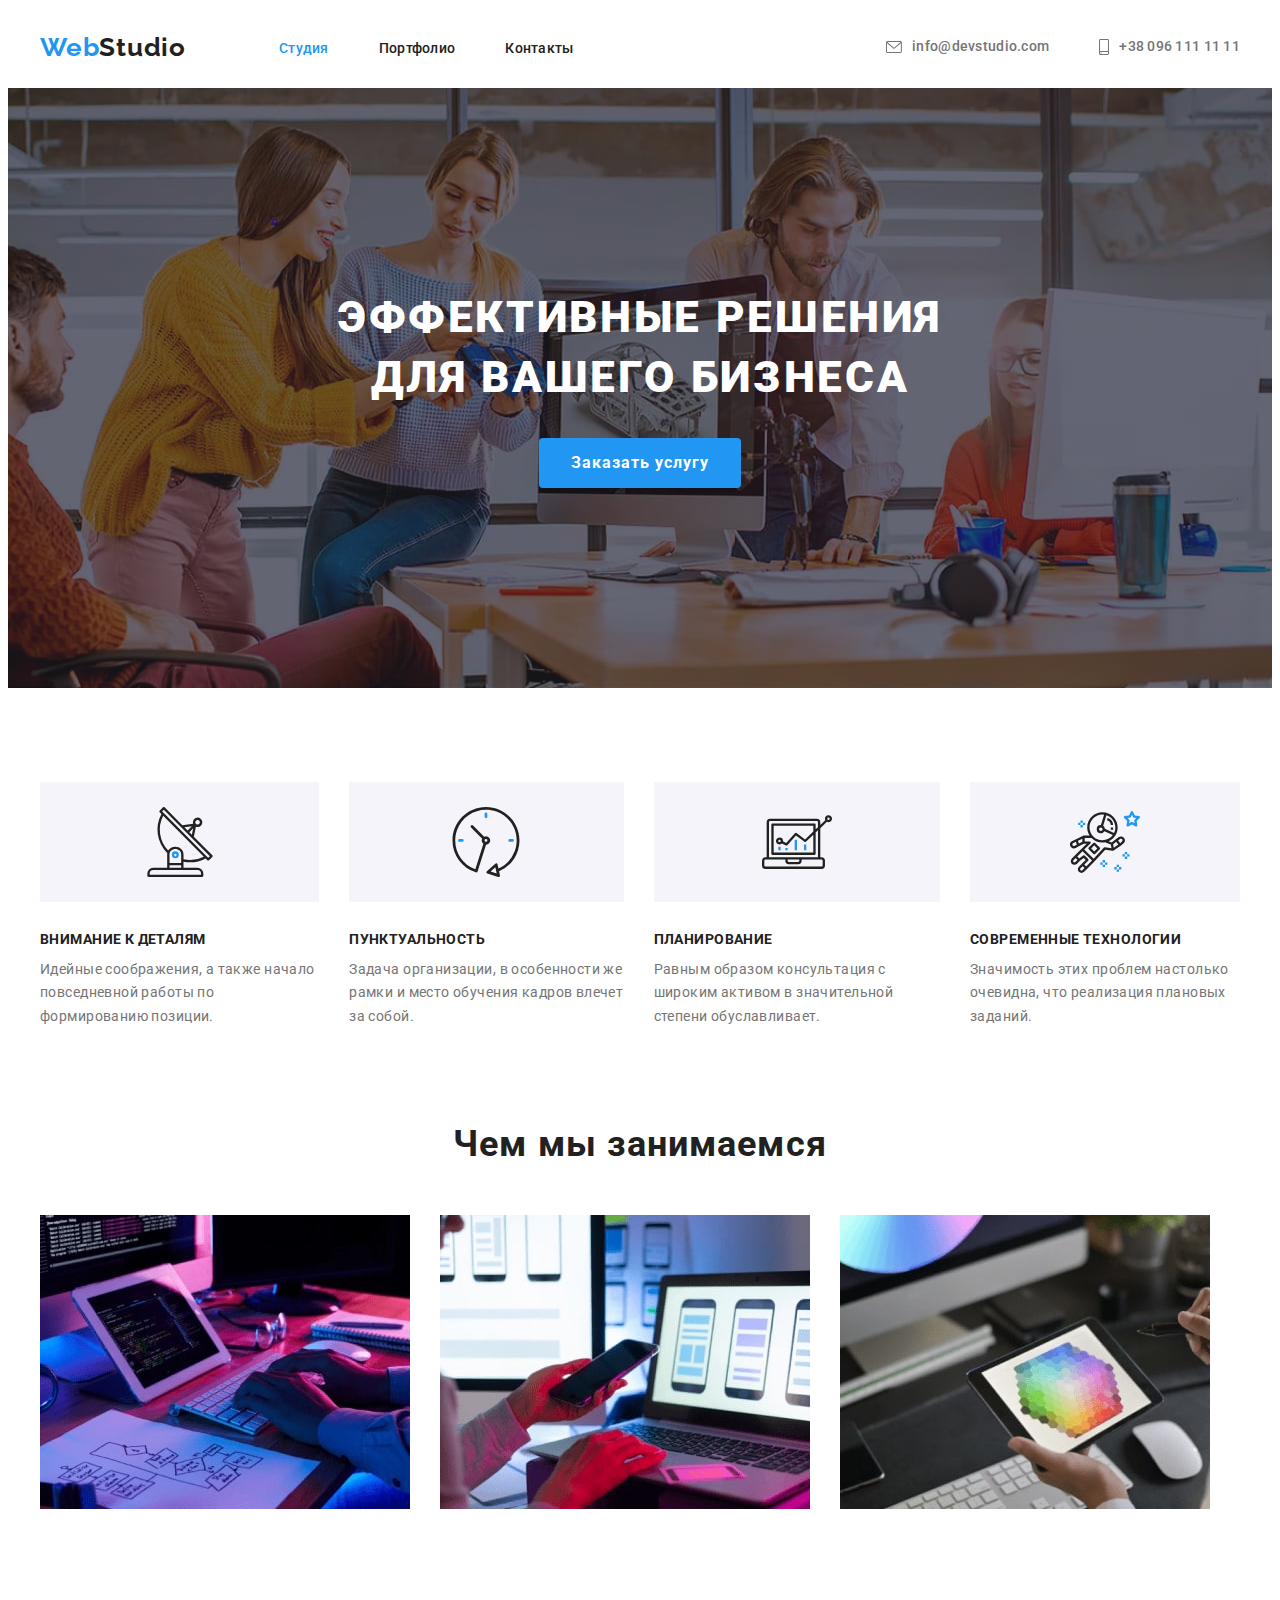
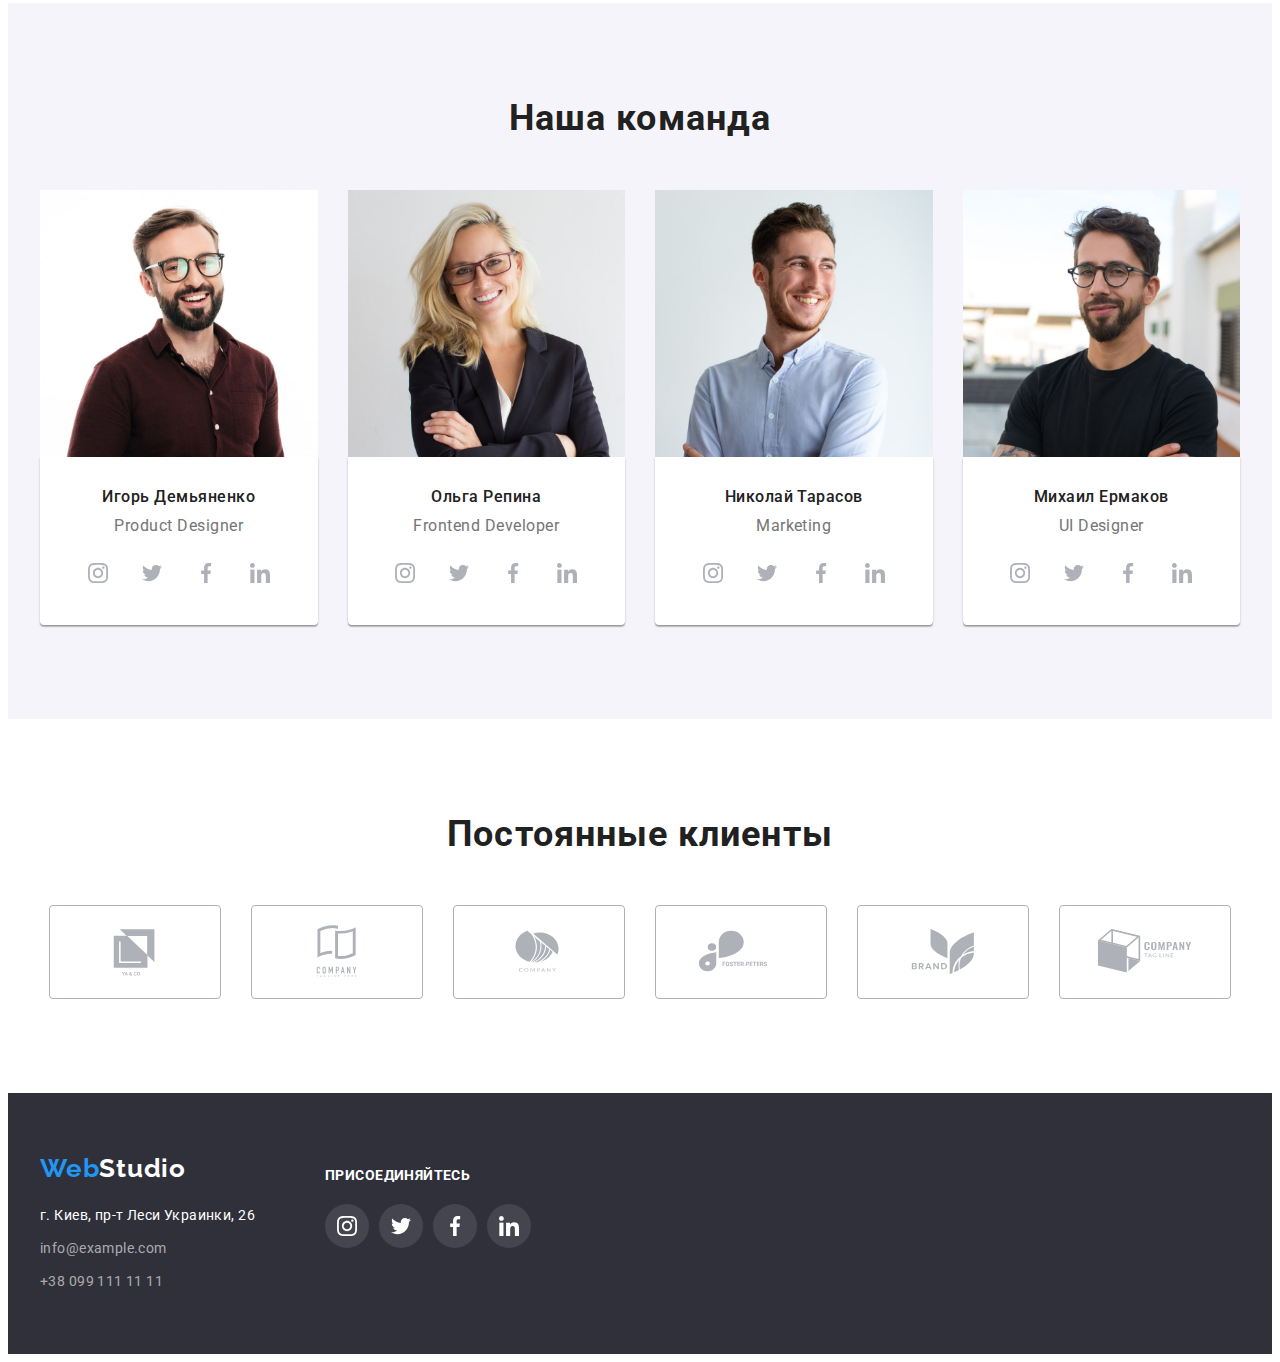
<file: index.html>
<!DOCTYPE html>
<html lang="ru">
<head>
    <meta charset="UTF-8">
    <meta http-equiv="X-UA-Compatible" content="IE=edge">
    <meta name="viewport" content="width=device-width, initial-scale=1.0">
    <title>Homework</title>
    
    <link rel="preconnect" href="https://fonts.googleapis.com">
    <link rel="preconnect" href="https://fonts.gstatic.com" crossorigin>
    <link href="https://fonts.googleapis.com/css2?family=Raleway:wght@700&family=Roboto:wght@400;500;700;900&display=swap" rel="stylesheet">
    <link rel="stylesheet" href="https://cdnjs.cloudflare.com/ajax/libs/modern-normalize/1.1.0/modern-normalize.min.css" integrity="sha512-wpPYUAdjBVSE4KJnH1VR1HeZfpl1ub8YT/NKx4PuQ5NmX2tKuGu6U/JRp5y+Y8XG2tV+wKQpNHVUX03MfMFn9Q==" crossorigin="anonymous" referrerpolicy="no-referrer" />
    <link rel="stylesheet" href="./css/styles.css">
</head>
<body>
    <header class="header">
        <div class="container">
            <nav class="header-nav">
                <a href="./index.html" lang="en" class="header-logo link"><span class="logo-blue">Web</span>Studio</a>
                <ul class="header-list list">
                    <li class="header-item">
                        <a href="./index.html" class="header-link carrent link">Студия</a>
                    </li>
                    <li class="header-item">
                        <a href="./porfolio.html" class="header-link link">Портфолио</a>
                    </li>
                    <li class="header-item">
                        <a href="" class="header-link link">Контакты</a>
                    </li>
                </ul>
            </nav>
            <ul class="header-contac list">
                <li class="header-item">
                    <a href="mailto:info@devstudio.com" class="header-contact-link mail link">
                        <svg class="contact-icon" width="16" height="12">
                            <use href="./img/sprite.svg#icon-mail"></use>
                        </svg>info@devstudio.com
                    </a>
                </li>
                <li class="header-item">
                    <a href="tel:+380961111111" class="header-contact-link tel link">
                        <svg class="contact-icon" width="10" height="16">
                            <use href="./img/sprite.svg#icon-tel"></use>
                        </svg>+38 096 111 11 11
                    </a>
                </li>
            </ul>
        </div>
    </header>
    <main>
            <section class="hero">
                <div class="container">
                    <h1 class="hero-title">Эффективные решения<br> для вашего бизнеса</h1>
                    <button type="button" class="hero-btn button">Заказать услугу</button>
                </div>
            </section>
            <section class="benefits">
                <div class="container">
                    <h2 class="visually-hidden">Наши преимущества</h2>
                    <ul class="benefits-list list">
                        <li class="benefits-item">
                            <h3 class="benefits-subtitle">Внимание к деталям</h3>
                            <p class="benefits-text">Идейные соображения, а также начало повседневной работы по формированию позиции.</p>
                        </li>
                        <li class="benefits-item">
                            <h3 class="benefits-subtitle">Пунктуальность</h3>
                            <p class="benefits-text">Задача организации, в особенности же рамки и место обучения кадров влечет за собой.</p>
                        </li>
                        <li class="benefits-item">
                            <h3 class="benefits-subtitle">Планирование</h3>
                            <p class="benefits-text">Равным образом консультация с широким активом в значительной степени обуславливает.</p>
                        </li>
                        <li class="benefits-item">
                            <h3 class="benefits-subtitle">Современные технологии</h3>
                            <p class="benefits-text">Значимость этих проблем настолько очевидна, что реализация плановых заданий.</p>
                        </li>
                    </ul>
                </div>
            </section>
            <section class="doing">
                <div class="container">
                    <h2 class="doing-title">Чем мы занимаемся</h2>
                    <ul class="doing-list list">
                        <li class="doing-item"><img src="./img/img1.jpg" alt="фото1" width="370"></li>
                        <li class="doing-item"><img src="./img/img2.jpg" alt="фото2" width="370"></li>
                        <li class="doing-item"><img src="./img/img3.jpg" alt="фото3" width="370"></li>
                    </ul>
                </div>
            </section>
            <section class="team">
                <div class="container">
                    <h2 class="team-title">Наша команда</h2>
                    <ul class="team-list list">
                        <li class="team-item">
                            <img src="./img/team1.jpg" alt="Игорь" width="270" height="260">
                            <div class="member">
                                <h3 class="team-subtitle">Игорь Демьяненко</h3>
                                <p lang="en" class="team-text">Product Designer</p>
                                <ul class="team-soc-list list">
                                    <li class="team-soc-item">
                                        <a href="" class="team-soc-link link">
                                            <svg class="team-soc-icon" width="20" height="20">
                                                <use href="./img/sprite.svg#icon-instagram"></use>
                                            </svg>
                                        </a>
                                    </li>
                                    <li class="team-soc-item">
                                        <a href="" class="team-soc-link link">
                                            <svg class="team-soc-icon" width="20" height="20">
                                                <use href="./img/sprite.svg#icon-twitter"></use>
                                            </svg>
                                        </a>
                                    </li>
                                    <li class="team-soc-item">
                                        <a href="" class="team-soc-link link">
                                            <svg class="team-soc-icon" width="20" height="20">
                                                <use href="./img/sprite.svg#icon-facebook"></use>
                                            </svg>
                                        </a>
                                    </li>
                                    <li class="team-soc-item">
                                        <a href="" class="team-soc-link link">
                                            <svg class="team-soc-icon" width="20" height="20">
                                                <use href="./img/sprite.svg#icon-linkedin"></use>
                                            </svg>
                                        </a>
                                    </li>
                                </ul>
                            </div>
                        </li>
                        <li class="team-item">
                            <img src="./img/team2.jpg" alt="Ольга" width="270" height="260">
                            <div class="member">
                                <h3 class="team-subtitle">Ольга Репина</h3>
                                <p lang="en" class="team-text">Frontend Developer</p>
                                <ul class="team-soc-list list">
                                    <li class="team-soc-item">
                                        <a href="" class="team-soc-link link">
                                            <svg class="team-soc-icon" width="20" height="20">
                                                <use href="./img/sprite.svg#icon-instagram"></use>
                                            </svg>
                                        </a>
                                    </li>
                                    <li class="team-soc-item">
                                        <a href="" class="team-soc-link link">
                                            <svg class="team-soc-icon" width="20" height="20">
                                                <use href="./img/sprite.svg#icon-twitter"></use>
                                            </svg>
                                        </a>
                                    </li>
                                    <li class="team-soc-item">
                                        <a href="" class="team-soc-link link">
                                            <svg class="team-soc-icon" width="20" height="20">
                                                <use href="./img/sprite.svg#icon-facebook"></use>
                                            </svg>
                                        </a>
                                    </li>
                                    <li class="team-soc-item">
                                        <a href="" class="team-soc-link link">
                                            <svg class="team-soc-icon" width="20" height="20">
                                                <use href="./img/sprite.svg#icon-linkedin"></use>
                                            </svg>
                                        </a>
                                    </li>
                                </ul>
                            </div>
                        </li>
                        <li class="team-item">
                            <img src="./img/team3.jpg" alt="Николай" width="270" height="260">
                            <div class="member">    
                                <h3 class="team-subtitle">Николай Тарасов</h3>
                                <p lang="en" class="team-text">Marketing</p>
                                <ul class="team-soc-list list">
                                    <li class="team-soc-item">
                                        <a href="" class="team-soc-link link">
                                            <svg class="team-soc-icon" width="20" height="20">
                                                <use href="./img/sprite.svg#icon-instagram"></use>
                                            </svg>
                                        </a>
                                    </li>
                                    <li class="team-soc-item">
                                        <a href="" class="team-soc-link link">
                                            <svg class="team-soc-icon" width="20" height="20">
                                                <use href="./img/sprite.svg#icon-twitter"></use>
                                            </svg>
                                        </a>
                                    </li>
                                    <li class="team-soc-item">
                                        <a href="" class="team-soc-link link">
                                            <svg class="team-soc-icon" width="20" height="20">
                                                <use href="./img/sprite.svg#icon-facebook"></use>
                                            </svg>
                                        </a>
                                    </li>
                                    <li class="team-soc-item">
                                        <a href="" class="team-soc-link link">
                                            <svg class="team-soc-icon" width="20" height="20">
                                                <use href="./img/sprite.svg#icon-linkedin"></use>
                                            </svg>
                                        </a>
                                    </li>
                                </ul>
                            </div>
                        </li>
                        <li class="team-item">
                            <img src="./img/team4.jpg" alt="Михаил" width="270" height="260">
                            <div class="member">
                                <h3 class="team-subtitle">Михаил Ермаков</h3>
                                <p lang="en" class="team-text">UI Designer</p>
                                <ul class="team-soc-list list">
                                    <li class="team-soc-item">
                                        <a href="" class="team-soc-link link">
                                            <svg class="team-soc-icon" width="20" height="20">
                                                <use href="./img/sprite.svg#icon-instagram"></use>
                                            </svg>
                                        </a>
                                    </li>
                                    <li class="team-soc-item">
                                        <a href="" class="team-soc-link link">
                                            <svg class="team-soc-icon" width="20" height="20">
                                                <use href="./img/sprite.svg#icon-twitter"></use>
                                            </svg>
                                        </a>
                                    </li>
                                    <li class="team-soc-item">
                                        <a href="" class="team-soc-link link">
                                            <svg class="team-soc-icon" width="20" height="20">
                                                <use href="./img/sprite.svg#icon-facebook"></use>
                                            </svg>
                                        </a>
                                    </li>
                                    <li class="team-soc-item">
                                        <a href="" class="team-soc-link link">
                                            <svg class="team-soc-icon" width="20" height="20">
                                                <use href="./img/sprite.svg#icon-linkedin"></use>
                                            </svg>
                                        </a>
                                    </li>
                                </ul>
                            </div>
                        </li>
                    </ul>
                </div>
            </section>
            <section class="customers">
                <div class="container">
                    <h2 class="customers-title">Постоянные клиенты</h2>
                    <ul class="customers-list list">
                        <li class="customers-item">
                            <a href="" class="customers-link">
                                <svg class="customers-icon" width="106" height="60">
                                    <use href="./img/sprite.svg#icon-c1"></use>
                                </svg>
                            </a>
                        </li>
                        <li class="customers-item">
                            <a href="" class="customers-link">
                                <svg class="customers-icon" width="106" height="60">
                                    <use href="./img/sprite.svg#icon-c2"></use>
                                </svg>
                            </a>
                        </li>
                        <li class="customers-item">
                            <a href="" class="customers-link">
                                <svg class="customers-icon" width="106" height="60">
                                    <use href="./img/sprite.svg#icon-c3"></use>
                                </svg>
                            </a>
                        </li>
                        <li class="customers-item">
                            <a href="" class="customers-link">
                                <svg class="customers-icon" width="106" height="60">
                                    <use href="./img/sprite.svg#icon-c4"></use>
                                </svg>
                            </a>
                        </li>
                        <li class="customers-item">
                            <a href="" class="customers-link">
                                <svg class="customers-icon" width="106" height="60">
                                    <use href="./img/sprite.svg#icon-c5"></use>
                                </svg>
                            </a>
                        </li>
                        <li class="customers-item">
                            <a href="" class="customers-link">
                                <svg class="customers-icon" width="106" height="60">
                                    <use href="./img/sprite.svg#icon-c6"></use>
                                </svg>
                            </a>
                        </li>
                    </ul>
                </div>
            </section>
    </main>
        <footer class="footer">
            <div class="container all">
                <div class="footer-about">
                <a href="./index.html" lang="en" class="footer-logo link"><span class="logo-blue">Web</span>Studio</a>
                <address class="footer-contact">
                    <ul class="footer-list list">
                        <li class="footer-item"><a href="https://goo.gl/maps/yEvGbfJX8SfxPYc27" target="_blank" rel="noopener noindex nofollow" class="footer-address link">г. Киев, пр-т Леси Украинки, 26</a></li>
                        <li class="footer-item"><a href="mailto:info@example.com" class="footer-link link">info@example.com</a></li>
                        <li class="footer-item"><a href="tel:+380991111111" class="footer-link link">+38 099 111 11 11</a></li>
                    </ul>
                </address>
                </div>
                <div class="footer-join">
                    <h2 class="footer-join-title">Присоединяйтесь</h2>
                    <ul class="footer-join-list list">
                        <li class="footer-join-item">
                            <a href="" class="footer-join-link link">
                                <svg class="footer-join-icon" width="20" height="20">
                                    <use href="./img/sprite.svg#icon-instagram"></use>
                                </svg>
                            </a>
                        </li>
                        <li class="footer-join-item">
                            <a href="" class="footer-join-link link">
                                <svg class="footer-join-icon" width="20" height="20">
                                    <use href="./img/sprite.svg#icon-twitter"></use>
                                </svg>
                            </a>
                        </li>
                        <li class="footer-join-item">
                            <a href="" class="footer-join-link link">
                                <svg class="footer-join-icon" width="20" height="20">
                                    <use href="./img/sprite.svg#icon-facebook"></use>
                                </svg>
                            </a>
                        </li>
                        <li class="footer-join-item">
                            <a href="" class="footer-join-link link">
                                <svg class="footer-join-icon" width="20" height="20">
                                    <use href="./img/sprite.svg#icon-linkedin"></use>
                                </svg>
                            </a>
                        </li>
                    </ul>
                </div>
            </div>
        </footer>
</body>
</html>
</file>
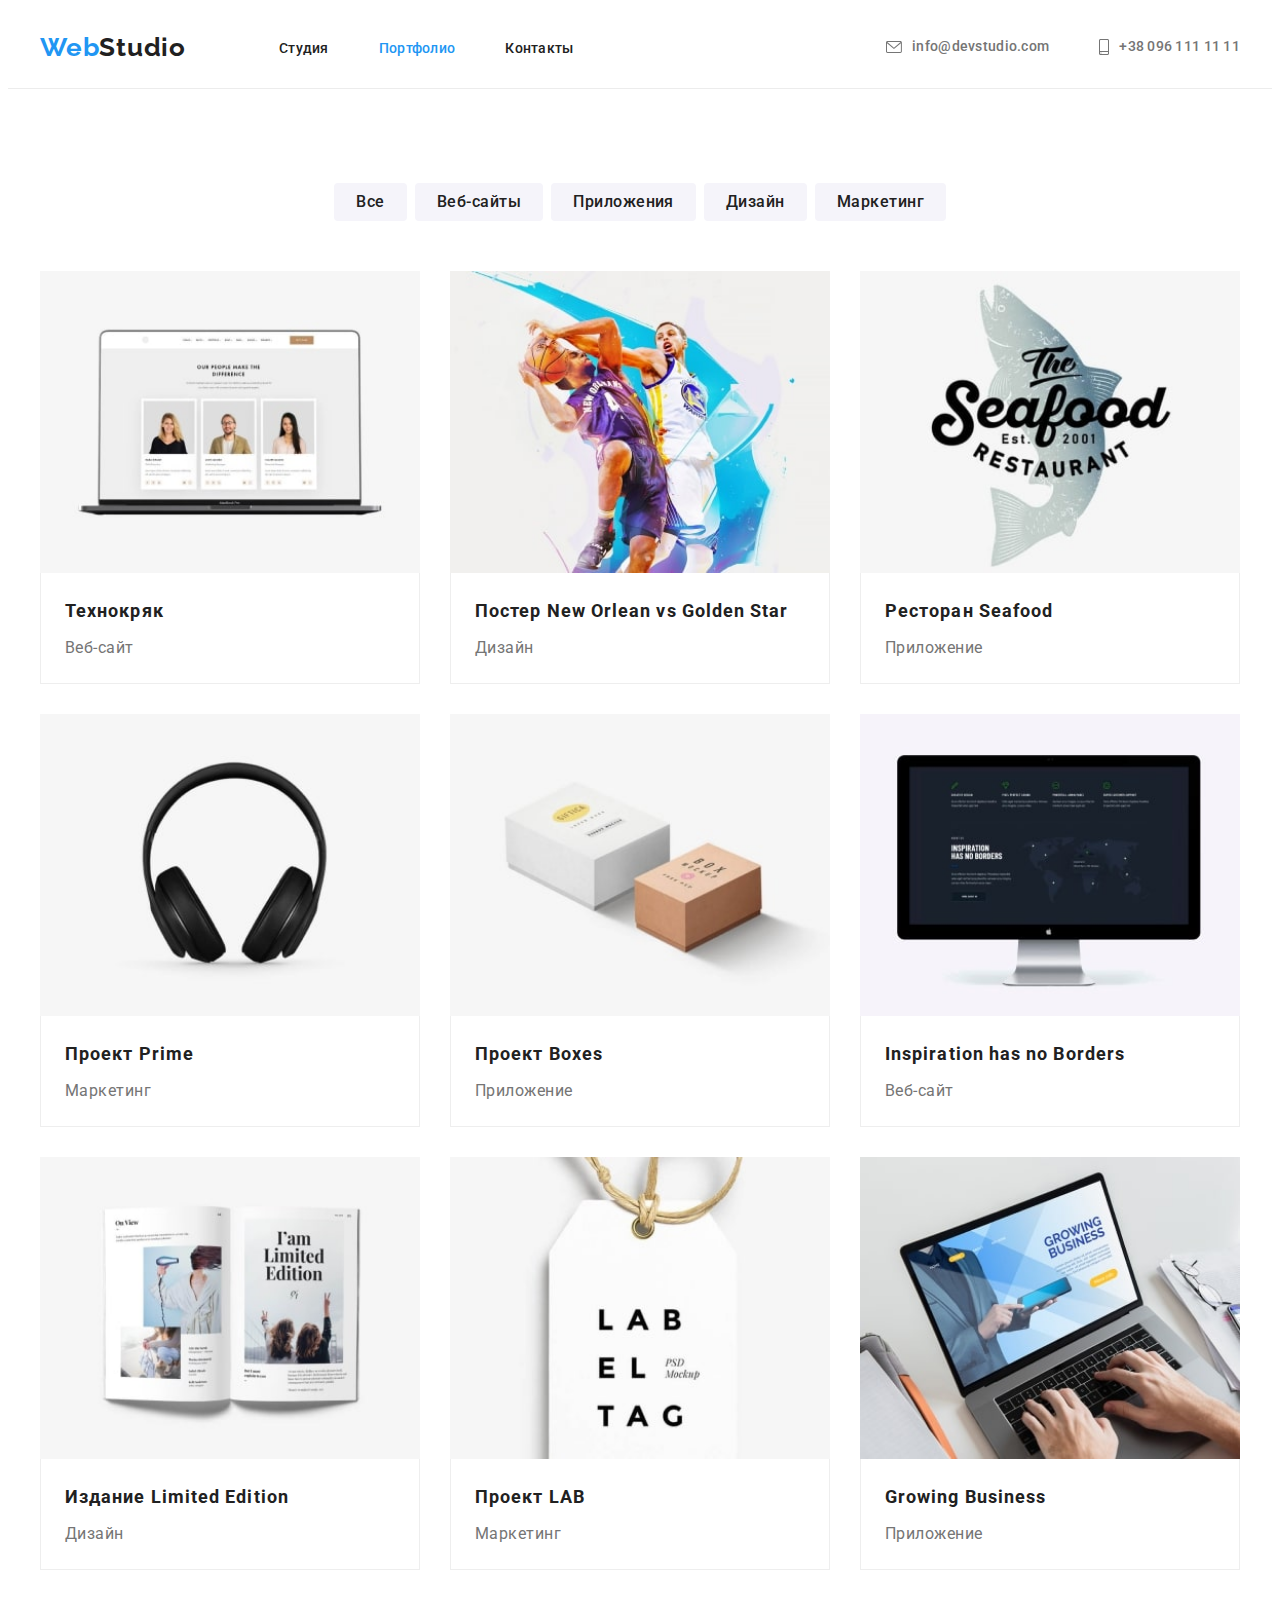
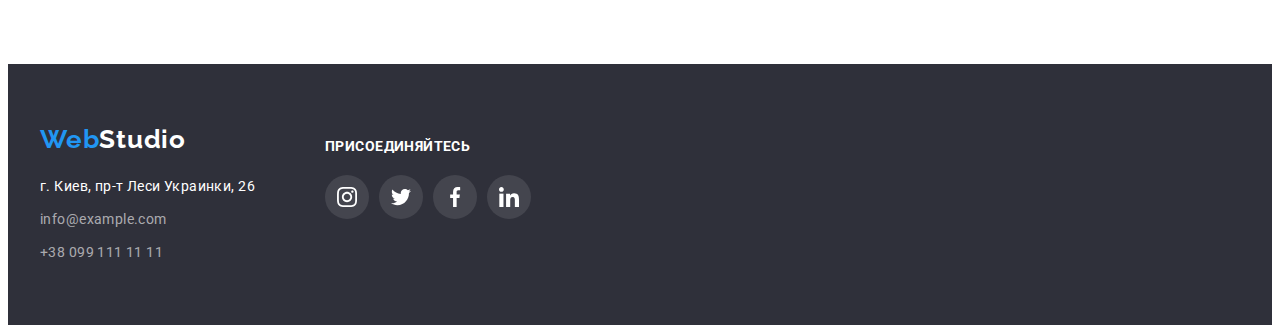
<file: porfolio.html>
<!DOCTYPE html>
<html lang="ru">
<head>
    <meta charset="UTF-8">
    <meta http-equiv="X-UA-Compatible" content="IE=edge">
    <meta name="viewport" content="width=device-width, initial-scale=1.0">
    <title>Portfolio</title>
    <link rel="preconnect" href="https://fonts.googleapis.com">
    <link rel="preconnect" href="https://fonts.gstatic.com" crossorigin>
    <link href="https://fonts.googleapis.com/css2?family=Raleway:wght@700&family=Roboto:wght@400;500;700;900&display=swap" rel="stylesheet">
    <link rel="stylesheet" href="https://cdnjs.cloudflare.com/ajax/libs/modern-normalize/1.1.0/modern-normalize.min.css" integrity="sha512-wpPYUAdjBVSE4KJnH1VR1HeZfpl1ub8YT/NKx4PuQ5NmX2tKuGu6U/JRp5y+Y8XG2tV+wKQpNHVUX03MfMFn9Q==" crossorigin="anonymous" referrerpolicy="no-referrer" />
    <link rel="stylesheet" href="./css/styles.css">
</head>
<body>
    <header class="header portfolio">
        <div class="container">
            <nav class="header-nav">
                <a href="./index.html" lang="en" class="header-logo link"><span class="logo-blue">Web</span>Studio</a>
                <ul class="header-list list">
                    <li class="header-item">
                        <a href="./index.html" class="header-link link">Студия</a>
                    </li>
                    <li class="header-item">
                        <a href="./porfolio.html" class="header-link carrent link">Портфолио</a>
                    </li>
                    <li class="header-item">
                        <a href="" class="header-link link">Контакты</a>
                    </li>
                </ul>
            </nav>
            <ul class="header-contac list">
                <li class="header-item">
                    <a href="mailto:info@devstudio.com" class="header-contact-link mail link">
                        <svg class="contact-icon" width="16" height="12">
                            <use href="./img/sprite.svg#icon-mail"></use>
                        </svg>info@devstudio.com
                    </a>
                </li>
                <li class="header-item">
                    <a href="tel:+380961111111" class="header-contact-link tel link">
                        <svg class="contact-icon" width="10" height="16">
                            <use href="./img/sprite.svg#icon-tel"></use>
                        </svg>+38 096 111 11 11
                    </a>
                </li>
            </ul>
        </div>
    </header>
    <main>
        <section class="hero-porfolio">
            <h1 class="visually-hidden">Портфоліо</h1>
            <div class="container">
                <ul class="hero-list-porfolio list">
                    <li class="hero-item-porfolio">
                        <button type="button" class="hero-btn-porfolio button">Все</button>
                    </li>
                    <li class="hero-item-porfolio">
                        <button type="button" class="hero-btn-porfolio button">Веб-сайты</button>
                    </li>
                    <li class="hero-item-porfolio">
                        <button type="button" class="hero-btn-porfolio button">Приложения</button>
                    </li>
                    <li class="hero-item-porfolio">
                        <button type="button" class="hero-btn-porfolio button">Дизайн</button>
                    </li>
                    <li class="hero-item-porfolio">
                        <button type="button" class="hero-btn-porfolio button">Маркетинг</button>
                    </li>
                </ul>
                <ul class="component-list-porfolio list">
                    <li class="component-item-porfolio">
                        <a href="" class="component-item-link link">
                            <img src="./img/portfolio1.jpg" alt="logo1" width="100%" height="294">
                            <div class="component-part">
                                <h2 class="component-subtitle-porfolio">Технокряк</h2>
                                <p class="component-text-porfolio">Веб-сайт</p>
                            </div>
                        </a>
                    </li>
                    <li class="component-item-porfolio">
                        <a href="" class="component-item-link link">
                            <img src="./img/portfolio2.jpg" alt="logo2" width="100%" height="294">
                            <div class="component-part">
                                <h2 lang="en" class="component-subtitle-porfolio">Постер New Orlean vs Golden Star</h2>
                                <p class="component-text-porfolio">Дизайн</p>
                            </div>
                        </a>
                    </li>
                    <li class="component-item-porfolio">
                        <a href="" class="component-item-link link">
                            <img src="./img/portfolio3.jpg" alt="logo3" width="100%" height="294">
                            <div class="component-part">
                                <h2 lang="en" class="component-subtitle-porfolio">Ресторан Seafood</h2>
                                <p class="component-text-porfolio">Приложение</p>
                            </div>
                        </a>
                    </li>
                    <li class="component-item-porfolio">
                        <a href="" class="component-item-link link">
                            <img src="./img/portfolio4.jpg" alt="logo4" width="100%" height="294">
                            <div class="component-part">
                                <h2 lang="en" class="component-subtitle-porfolio">Проект Prime</h2>
                                <p class="component-text-porfolio">Маркетинг</p>
                            </div>
                        </a>
                    </li>
                    <li class="component-item-porfolio">
                        <a href="" class="component-item-link link">
                            <img src="./img/portfolio5.jpg" alt="logo5" width="100%" height="294">
                            <div class="component-part">
                                <h2 lang="en" class="component-subtitle-porfolio">Проект Boxes</h2>
                                <p class="component-text-porfolio">Приложение</p>
                            </div>
                        </a>
                    </li>
                    <li class="component-item-porfolio">
                        <a href="" class="component-item-link link">
                            <img src="./img/portfolio6.jpg" alt="logo6" width="100%" height="294">
                            <div class="component-part">
                                <h2 lang="en" class="component-subtitle-porfolio">Inspiration has no Borders</h2>
                                <p class="component-text-porfolio">Веб-сайт</p>
                            </div>
                        </a>
                    </li>
                    <li class="component-item-porfolio">
                        <a href="" class="component-item-link link">
                            <img src="./img/portfolio7.jpg" alt="logo7" width="100%" height="294">
                            <div class="component-part">
                                <h2 lang="en" class="component-subtitle-porfolio">Издание Limited Edition</h2>
                                <p class="component-text-porfolio">Дизайн</p>
                            </div>
                        </a>
                    </li>
                    <li class="component-item-porfolio">
                        <a href="" class="component-item-link link">
                            <img src="./img/portfolio8.jpg" alt="logo8" width="100%" height="294">
                            <div class="component-part">
                                <h2 lang="en" class="component-subtitle-porfolio">Проект LAB</h2>
                                <p class="component-text-porfolio">Маркетинг</p>
                            </div>
                        </a>
                    </li>
                    <li class="component-item-porfolio">
                        <a href="" class="component-item-link link">
                            <img src="./img/portfolio9.jpg" alt="logo9" width="100%" height="294">
                            <div class="component-part">
                                <h2 lang="en" class="component-subtitle-porfolio">Growing Business</h2>
                                <p class="component-text-porfolio">Приложение</p>
                            </div>
                        </a>
                    </li>
                </ul>
            </div>
        </section>
    </main>
    <footer class="footer">
        <div class="container all">
            <div class="footer-about">
            <a href="./index.html" lang="en" class="footer-logo link"><span class="logo-blue">Web</span>Studio</a>
            <address class="footer-contact">
                <ul class="footer-list list">
                    <li class="footer-item"><a href="https://goo.gl/maps/yEvGbfJX8SfxPYc27" target="_blank" rel="noopener noindex nofollow" class="footer-address link">г. Киев, пр-т Леси Украинки, 26</a></li>
                    <li class="footer-item"><a href="mailto:info@example.com" class="footer-link link">info@example.com</a></li>
                    <li class="footer-item"><a href="tel:+380991111111" class="footer-link link">+38 099 111 11 11</a></li>
                </ul>
            </address>
            </div>
            <div class="footer-join">
                <h2 class="footer-join-title">Присоединяйтесь</h2>
                <ul class="footer-join-list list">
                    <li class="footer-join-item">
                        <a href="" class="footer-join-link link">
                            <svg class="footer-join-icon" width="20" height="20">
                                <use href="./img/sprite.svg#icon-instagram"></use>
                            </svg>
                        </a>
                    </li>
                    <li class="footer-join-item">
                        <a href="" class="footer-join-link link">
                            <svg class="footer-join-icon" width="20" height="20">
                                <use href="./img/sprite.svg#icon-twitter"></use>
                            </svg>
                        </a>
                    </li>
                    <li class="footer-join-item">
                        <a href="" class="footer-join-link link">
                            <svg class="footer-join-icon" width="20" height="20">
                                <use href="./img/sprite.svg#icon-facebook"></use>
                            </svg>
                        </a>
                    </li>
                    <li class="footer-join-item">
                        <a href="" class="footer-join-link link">
                            <svg class="footer-join-icon" width="20" height="20">
                                <use href="./img/sprite.svg#icon-linkedin"></use>
                            </svg>
                        </a>
                    </li>
                </ul>
            </div>
        </div>
    </footer>
</body>
</html>
</file>
<file: css/styles.css>
:root{
    --main-title-color: #ffffff;
    --second-title-color: #212121;
    --accent-color: #2196F3;
    --main-text-color: #757575;
    --default-btn-color: #F5F4FA;
    --main-background-color: #2F303A;
    --second-background-color: #F5F4FA;
    --third-background-color: #ffffff;
    --main-svg-color: #AFB1B8;
    --second-svg-color: #ffffff;
}

p, h1, h2, h3, h4, h5, h6{
    margin: 0;
}

img {
    display: block;
    width: 100%;
    height: auto;
}

button{
    border: 0;
}

.container{
    width: 1200px;
    padding-left: 15px;
    padding-right: 15px;
    margin: 0 auto;
    /* border: 1px solid tomato; */
}

body{
    font-family: 'Roboto', sans-serif;
    background-color: var(--main-title-color);
}

.link{
    text-decoration: none;
    font-style: normal;
}

.list{
    list-style: none;
    margin: 0;
    padding-left: 0;
}

.logo-blue{
    font-family: 'Raleway', sans-serif;
    font-weight: 700;
    font-size: 26px;
    line-height: 1.19;
    letter-spacing: 0.03em;
    color: var(--accent-color);
}

.header-link.carrent{
    font-weight: 500;
    font-size: 14px;
    line-height: 1.14;
    letter-spacing: 0.02em;
    color: var(--accent-color);
}

.visually-hidden{
    position: absolute;
    white-space: nowrap;
    width: 1px;
    height: 1px;
    overflow: hidden;
    border: 0;
    padding: 0;
    clip: rect(0 0 0 0);
    clip-path: inset(50%);
    margin: -1px;
}

/* --------------------------------------------------HEADER-------------------------------------- */

.header{
    padding-top: 24px;
    padding-bottom: 25px;
}

.header .container{
    display: flex;
    align-items: center;
}

.header-nav{
    display: flex;
    align-items: center;
}

.header-list{
    display: flex;
    align-items: center;
    margin-left: 93px;
}

.header-list .header-item + .header-item{
    margin-left: 50px;
}

.header-contac{
    display: flex;
    margin-left: auto;
}

.header-contac .header-item + .header-item{
    margin-left: 50px;
}

.header-logo{
    font-family: 'Raleway', sans-serif;
    font-weight: 700;
    font-size: 26px;
    line-height: 1.19;
    letter-spacing: 0.03em;
    color: var(--second-title-color);


}

.header-link{
    font-weight: 500;
    font-size: 14px;
    line-height: 1.14;
    letter-spacing: 0.02em;
    color: var(--second-title-color);

    padding-top: 32px;
    padding-bottom: 32px;
}

.header-link:hover,
.header-link:focus{
    color: var(--accent-color);
    cursor: pointer;
}

.header-contact-link{
    font-weight: 500;
    font-size: 14px;
    line-height: 1.14;
    letter-spacing: 0.02em;
    color: var(--main-text-color);
    fill: var(--main-text-color);

}

.header-contact-link:hover,
.header-contact-link:focus{
    color: var(--accent-color);
    cursor: pointer;
    fill: var(--accent-color);
}

.contact-icon{
    margin-right: 10px;
}

.header-contact-link{
    display: flex;
    align-items: center;
}


/* ---------------------------------------------------------------------------------------------- */
/* --------------------------------------------------INDEX.HTML-------------------------------------- */
/* ---------------------------------------------------------------------------------------------- */

/* --------------------------------------------------HERO-------------------------------------- */

.hero{
    max-width: 1600px;
    max-height: 600px;
    margin: 0 auto;
    text-align: center;
    background-color: var(--main-background-color);
    padding-top: 200px;
    padding-bottom: 200px;
    background-image: 
    linear-gradient(
        rgba(47, 48, 58, 0.4), 
        rgba(47, 48, 58, 0.4)),
    url(../img/bgi.jpg);
    background-repeat: no-repeat;
    background-position: center;
    background-size: cover;
}


.hero-title{
    font-weight: 900;
    font-size: 44px;
    line-height: 1.36;
    letter-spacing: 0.06em;
    text-transform: uppercase;
    color: var(--main-title-color);

    margin-bottom: 30px;
}

.hero-btn{  
    font-family: inherit;
    font-weight: 700;
    font-size: 16px;
    line-height: 1.88;
    align-items: center;
    text-align: center;
    letter-spacing: 0.06em;
    color: var(--main-title-color);
    
    min-width: 200px;
    height: 50px;
    background: var(--accent-color);
    box-shadow: 0px 4px 4px rgba(0, 0, 0, 0.15);
    border-radius: 4px;

    padding: 10px 32px;
}


.hero-btn:hover,
.hero-btn:focus{
    cursor: pointer;
}

/* --------------------------------------------------BENEFITS-------------------------------------- */

.benefits{
    padding-top: 94px;
    padding-bottom: 94px;
}

.benefits-list{
    display: flex;
}

.benefits-item + .benefits-item{
    margin-left: 30px;
}

.benefits-item::before{
    content: '';
    display: block;
    height: 120px;
    background-color: var(--second-background-color);
    background-repeat: no-repeat;
    background-position: center;
    margin-bottom: 30px;
}

.benefits-item:nth-child(1)::before{
    background-image: url(../img/antenna.svg);
}

.benefits-item:nth-child(2)::before{
    background-image: url(../img/clock.svg);
}

.benefits-item:nth-child(3)::before{
    background-image: url(../img/diagram.svg);
}

.benefits-item:nth-child(4)::before{
    background-image: url(../img/astronaut.svg);
}

.benefits-subtitle{
    font-weight: 700;
    font-size: 14px;
    line-height: 1.14;
    letter-spacing: 0.03em;
    text-transform: uppercase;
    color: var(--second-title-color);

    min-width: 270px;

    margin-bottom: 10px;
}

.benefits-text{
    font-weight: 400;
    font-size: 14px;
    line-height: 1.71;
    letter-spacing: 0.03em;
    color: var(--main-text-color);
    
    min-width: 270px;
}

/* --------------------------------------------------DOING-------------------------------------- */

.doing{
    padding-bottom: 94px;
}

.doing-list{
    display: flex;

}

.doing-list .doing-item + .doing-item{
    margin-left: 30px;
}

.doing-title{
    font-weight: 700;
    font-size: 36px;
    line-height: 1.17;
    text-align: center;
    letter-spacing: 0.03em;
    color: var(--second-title-color);

    margin-bottom: 50px;

}

/* --------------------------------------------------TEAM-------------------------------------- */

.team{
    background-color: var(--second-background-color);
    padding-top: 94px;
    padding-bottom: 94px;
}

.team-list{
    display: flex;
}

.team-list .team-item + .team-item{
    margin-left: 30px;
}

.team-item > .member{
    background-color: var(--third-background-color);
    box-shadow: 0px 1px 3px rgba(0, 0, 0, 0.12), 0px 1px 1px rgba(0, 0, 0, 0.14), 0px 2px 1px rgba(0, 0, 0, 0.2);
    border-radius: 0px 0px 4px 4px;
    padding-top: 30px;
    padding-bottom: 30px;
    
}

.team-title{
    font-weight: 700;
    font-size: 36px;
    line-height: 1.17;
    text-align: center;
    letter-spacing: 0.03em;
    color: var(--second-title-color);

    margin-bottom: 50px;
}

.team-subtitle{
    font-weight: 500;
    font-size: 16px;
    line-height: 1.19;
    text-align: center;
    letter-spacing: 0.03em;
    color: var(--second-title-color);

    margin-bottom: 10px;
}

.team-text{
    font-weight: 400;
    font-size: 16px;
    line-height: 1.19;
    text-align: center;
    letter-spacing: 0.03em;
    color: var(--main-text-color);
    margin-bottom: 16px;
}

.team-soc-list{
    display: flex;
    justify-content: center;
}

.team-soc-link{
    display: flex;
    width: 44px;
    height: 44px;
    background-color: var(--third-background-color);
    border-radius: 50%;
    justify-content: center;
    align-items: center;
    color: var(--main-svg-color)
}

.team-soc-icon{
    fill: currentColor;
}

.team-soc-link:hover,
.team-soc-link:focus{
    background-color: var(--accent-color);
    color: var(--second-svg-color);
}

.team-soc-item + .team-soc-item{
    margin-left: 10px;
}

/* --------------------------------------------------CUSTOMERS-------------------------------------- */

.customers{
    padding-top: 94px;
    padding-bottom: 94px;
}

.customers-title{
    font-weight: 700;
    font-size: 36px;
    line-height: 1.17;
    text-align: center;
    letter-spacing: 0.03em;
    color: var(--second-title-color);

    margin-bottom: 50px;
}

.customers-list{
    display: flex;
    justify-content: center;
}


.customers-link{
    display: flex;
    width: 170px;
    height: 92px;
    background-color: var(--third-background-color);
    justify-content: center;
    align-items: center;
    border: 1px solid var(--main-svg-color);
    border-radius: 4px;
    color: var(--main-svg-color);
}

.customers-icon{
    fill: currentColor;
}

.customers-link:hover,
.customers-link:focus{
    border: 1px solid var(--accent-color);
    color: var(--accent-color);
}

.customers-item + .customers-item{
    margin-left: 30px;
}

/* ---------------------------------------------------------------------------------------------- */
/* --------------------------------------------------PORTFOLIO.HTML-------------------------------------- */
/* ---------------------------------------------------------------------------------------------- */

.header.portfolio{
    border-bottom: 1px solid #ECECEC;
}

/* --------------------------------------------------MAIN-PORTFOLIO-------------------------------------- */

.hero-porfolio{
    padding-top: 94px;
    padding-bottom: 94px;
}

.hero-list-porfolio{
    display: flex;
    justify-content: center;
    
    margin-bottom: 50px;
}

.hero-list-porfolio .hero-item-porfolio + .hero-item-porfolio{
    margin-left: 8px;
}


.component-list-porfolio{
    display: flex;
    flex-wrap: wrap;
}

.component-item-porfolio{
    width: calc((100% - 60px) / 3);
    margin-right: 30px;
    margin-bottom: 30px;
    background: var(--main-title-color);
}

.component-item-porfolio:nth-child(3n){
    margin-right: 0;
}

.component-item-porfolio:nth-last-child(-n+3){
    margin-bottom: 0;
}

.component-part{
    border: 1px solid #EEEEEE;
    border-top: 0;

    padding: 20px 24px;
}

.hero-btn-porfolio{
    border-radius: 4px;
    font-family: inherit;
    font-style: normal;
    font-weight: 500;
    font-size: 16px;
    line-height: 1.63;
    text-align: center;
    letter-spacing: 0.03em;
    color: var(--second-title-color);
    
    min-width: 73px;
    background: var(--second-background-color);

    padding: 6px 22px;
}

.hero-btn-porfolio:hover,
.hero-btn-porfolio:focus{
    background: var(--accent-color);
    color: var(--main-title-color);
    cursor: pointer;
    box-shadow: 
    0px 3px 1px rgba(0, 0, 0, 0.1), 
    0px 1px 2px rgba(0, 0, 0, 0.08), 
    0px 2px 2px rgba(0, 0, 0, 0.12);
}

.component-item-link{
    display: block;
}

.component-item-link:hover,
.component-item-link:focus{
    box-shadow: 
    0px 1px 1px rgba(0, 0, 0, 0.12), 
    0px 4px 4px rgba(0, 0, 0, 0.06), 
    1px 4px 6px rgba(0, 0, 0, 0.16);
}

.component-subtitle-porfolio{
    font-weight: 700;
    font-size: 18px;
    line-height: 2;
    letter-spacing: 0.06em;
    color: var(--second-title-color);

    min-width: 300px;

    margin-bottom: 4px;
}

.component-text-porfolio{
    font-weight: 400;
    font-size: 16px;
    line-height: 1.88;
    letter-spacing: 0.03em;
    color: var(--main-text-color);

    min-width: 300px;

}


/* --------------------------------------------------FOOTER-------------------------------------- */

.footer{
    background: var(--main-background-color);
    padding-top: 60px;
    padding-bottom: 60px;
}   

.container.all{
    display: flex;
}

.footer-about{
    margin-right: 70px;
}

.footer-logo{
    font-family: 'Raleway', sans-serif;
    font-weight: 700;
    font-size: 26px;
    line-height: 1.19;
    letter-spacing: 0.03em;
    color: var(--main-title-color);

    display: block;

    margin-bottom: 20px;
}

.footer-item{
    margin-bottom: 9px;
}

.footer-item:last-child{
    margin-bottom: 0;
}

.footer-address{
    font-weight: 400;
    font-size: 14px;
    line-height: 1.71;
    letter-spacing: 0.03em;
    color: var(--main-title-color);

    display: block;
}

.footer-link{
    font-weight: 400;
    font-size: 14px;
    line-height: 1.71;
    letter-spacing: 0.03em;
    color: rgba(255, 255, 255, 0.6);

    display: block;
}

.footer-link:hover,
.footer-link:focus{
    color: var(--accent-color);
    cursor: pointer;
}


.footer-join{
    width: 206px;
    height: 80px;
    margin-top: 15px;
}

.footer-join-title{
    font-weight: 700;
    font-size: 14px;
    line-height: 1.14;
    letter-spacing: 0.03em;
    text-transform: uppercase;
    color: var(--main-title-color);

    margin-bottom: 20px;
}

.footer-join-list{
    display: flex;
}

.footer-join-link{
    display: flex;
    width: 44px;
    height: 44px;
    background-color: rgba(255, 255, 255, 10%);
    border-radius: 50%;
    justify-content: center;
    align-items: center;
    fill: var(--main-title-color);
}

.footer-join-link:hover,
.footer-join-link:focus{
    background-color: var(--accent-color);
}

.footer-join-item + .footer-join-item{
    margin-left: 10px;
}
</file>
